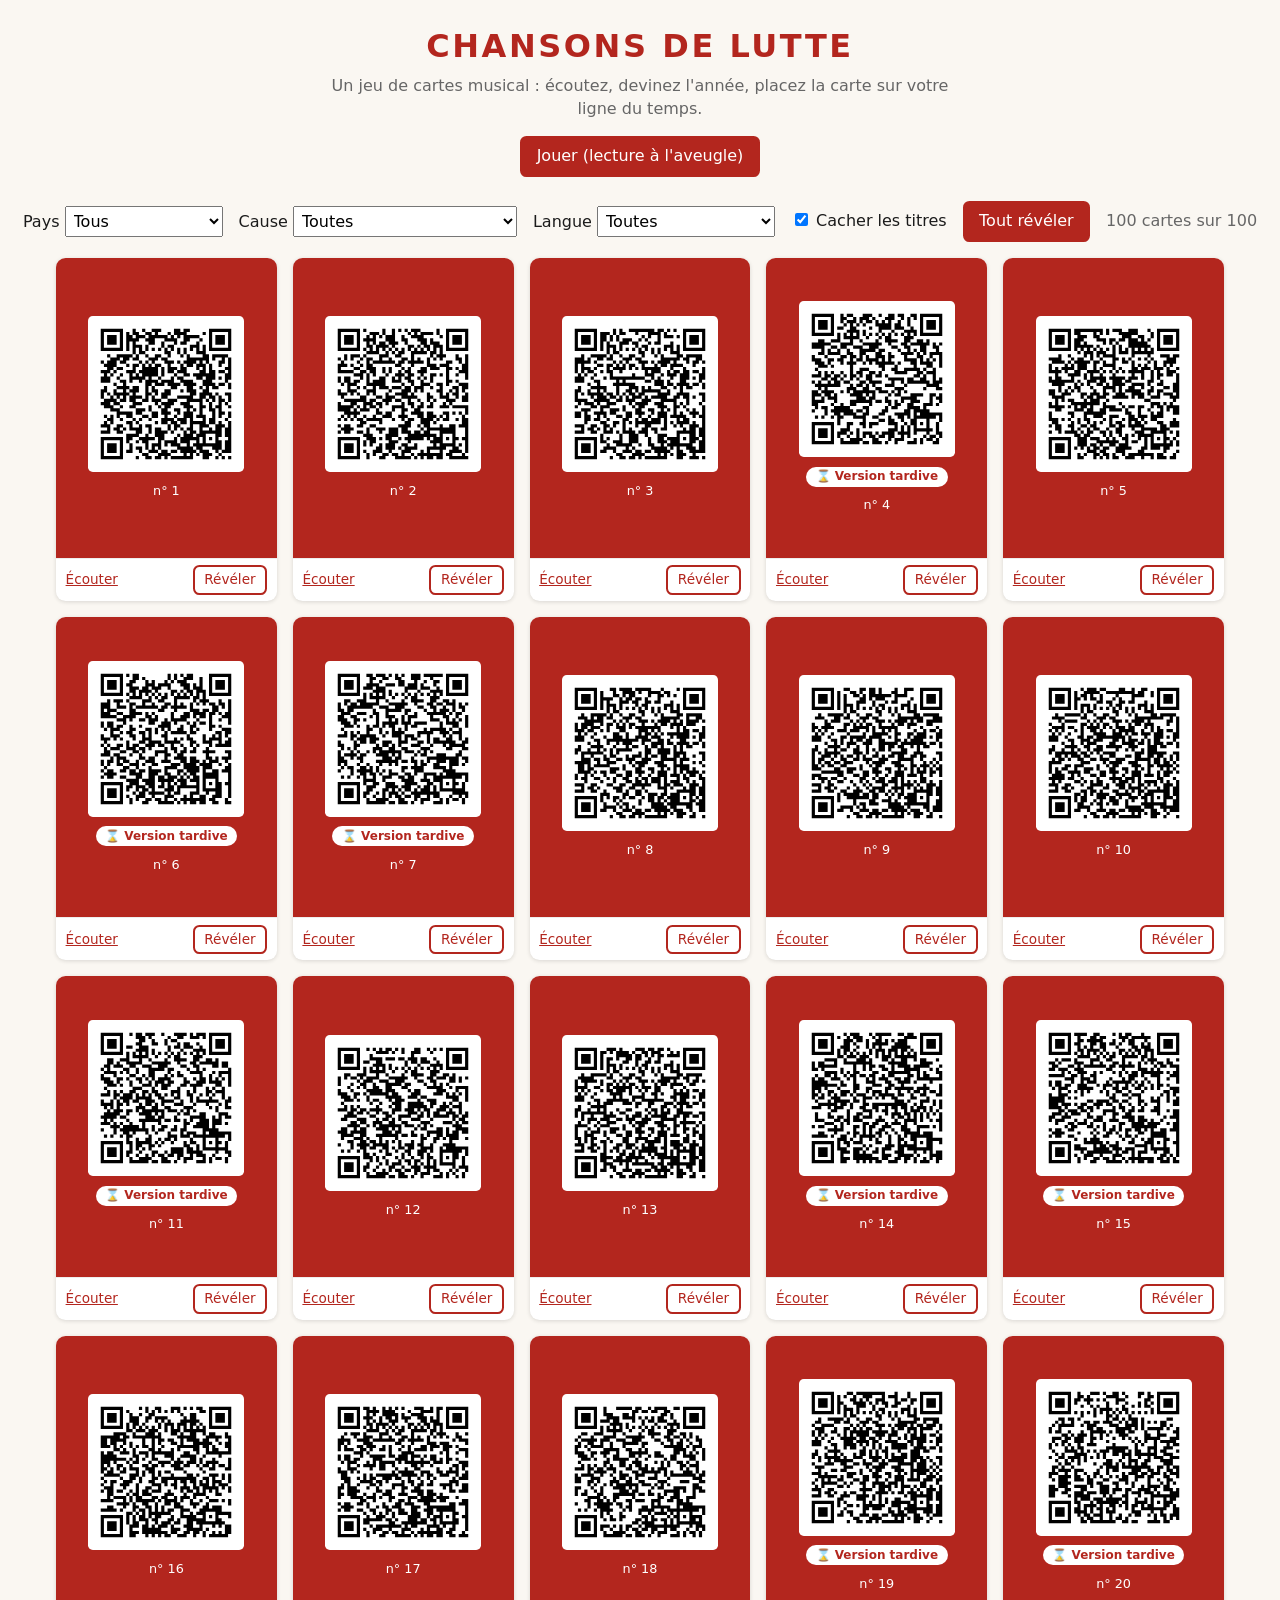
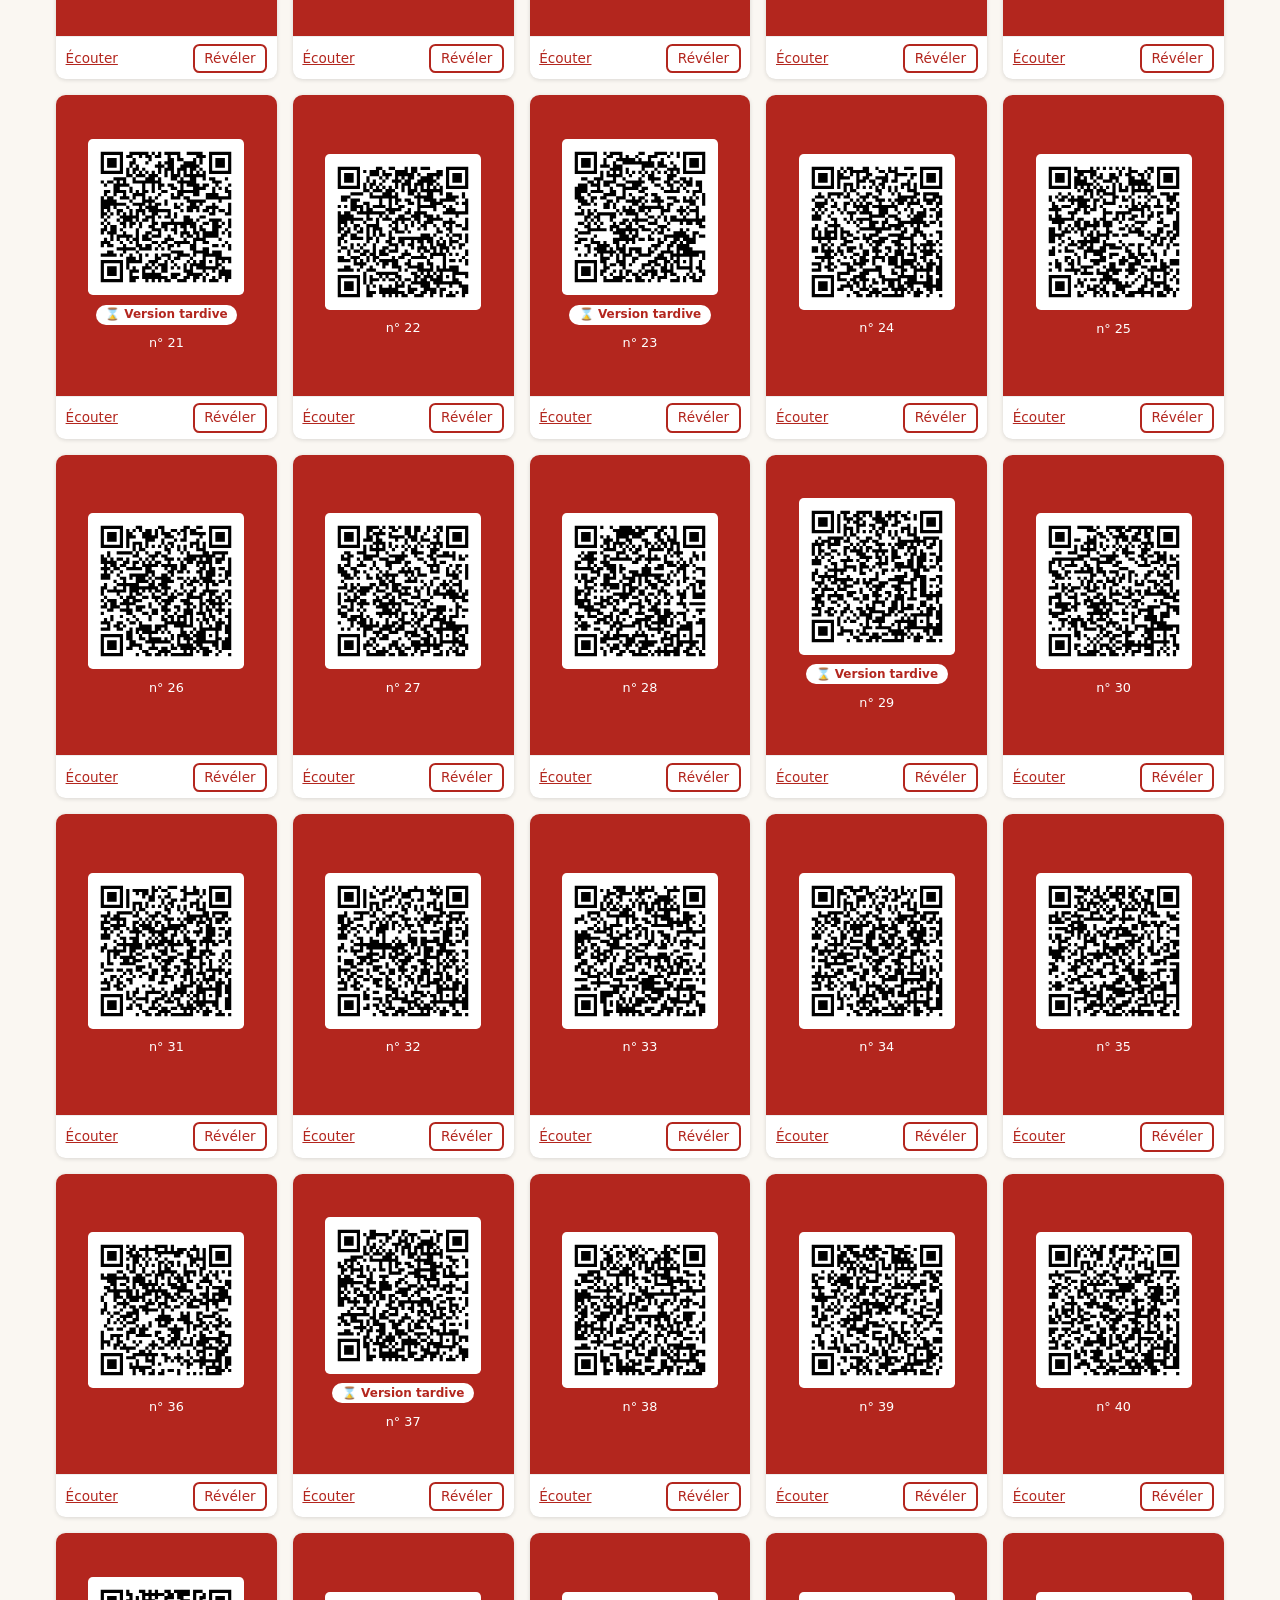
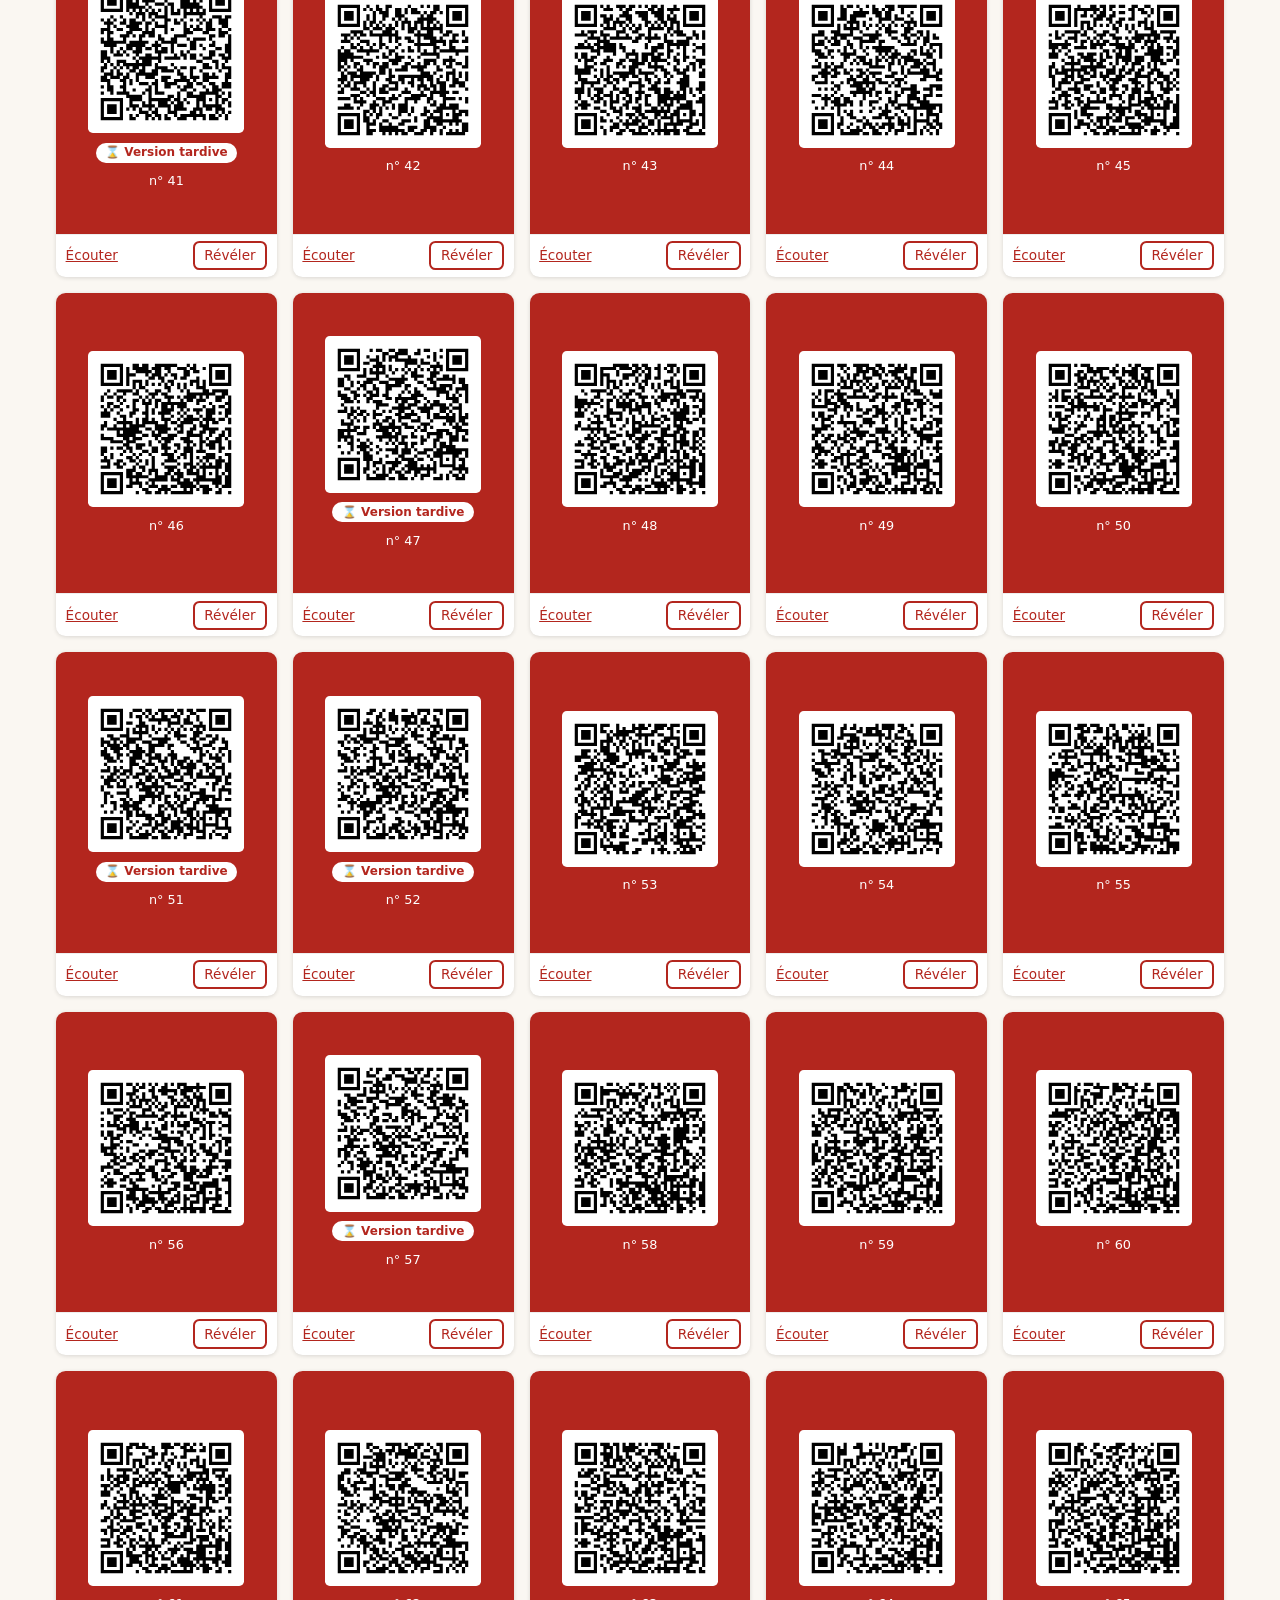
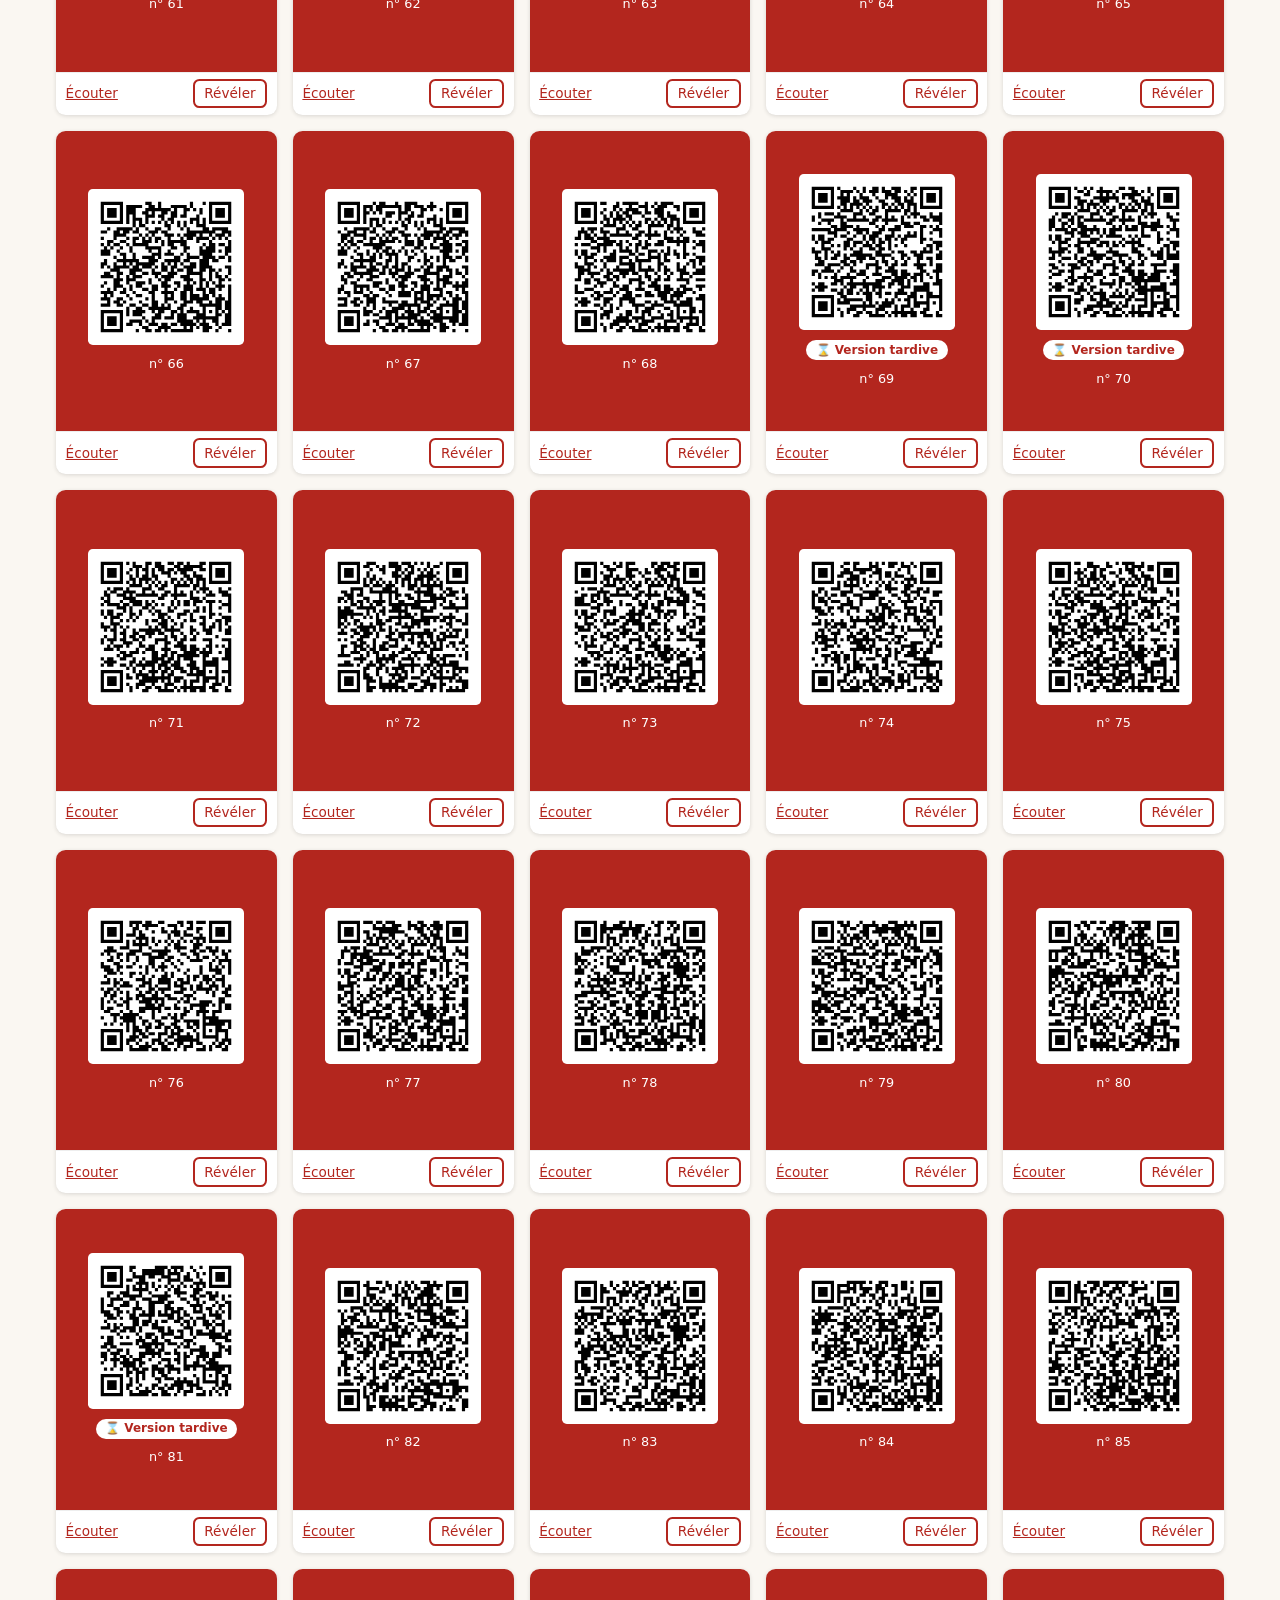
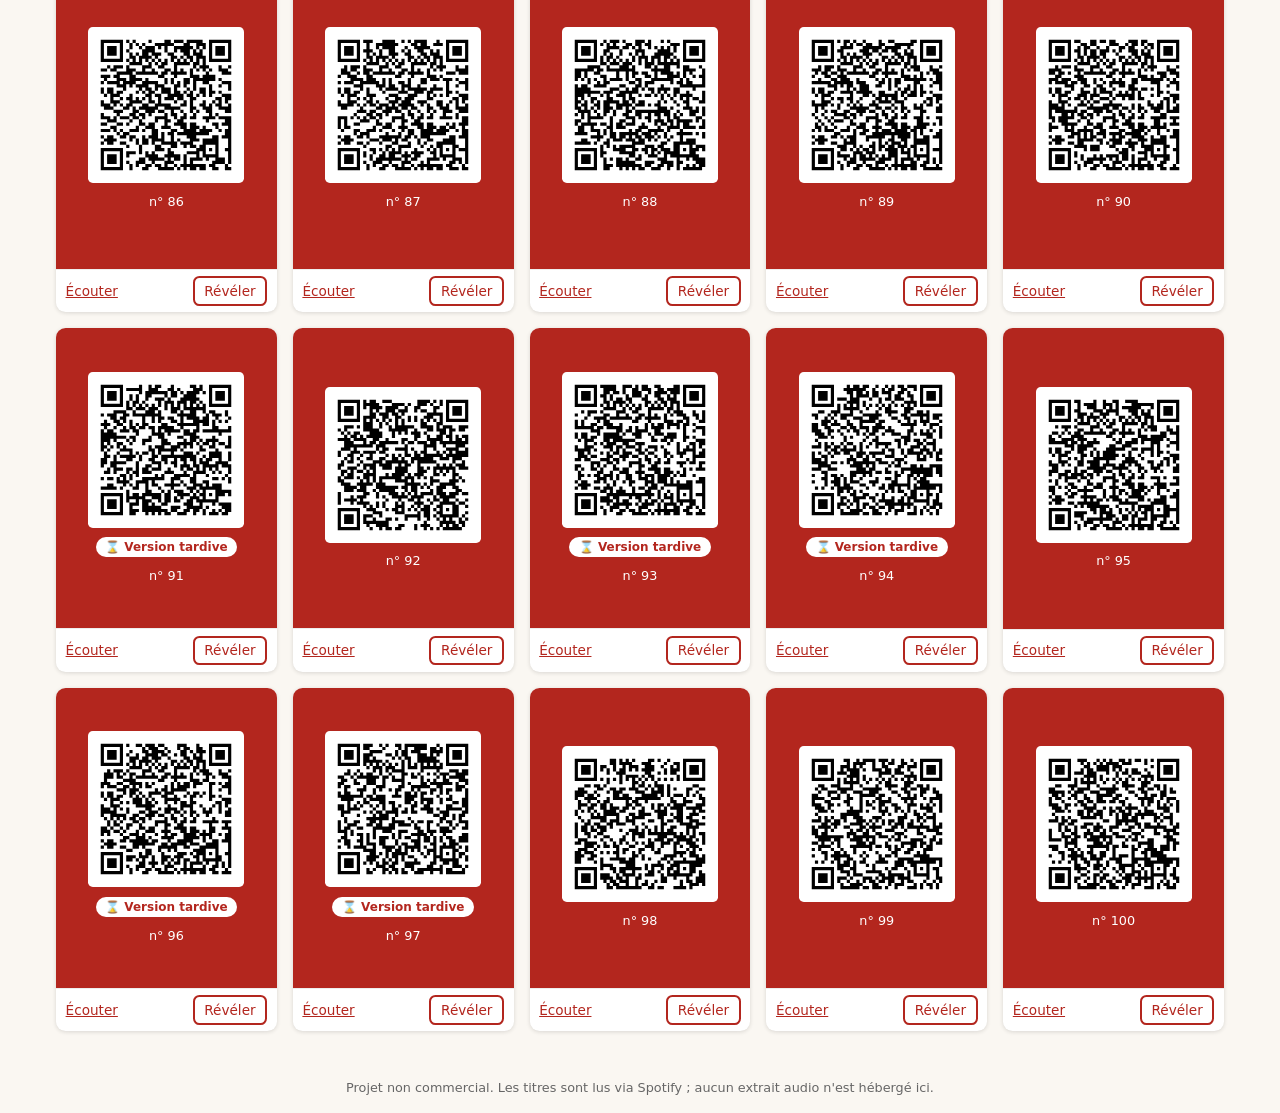
<file: chansons-de-lutte/index.html>
<!DOCTYPE html>
<html lang="fr">
<head>
<meta charset="utf-8">
<meta name="viewport" content="width=device-width, initial-scale=1">
<title>Chansons de lutte — les cartes</title>
<link rel="stylesheet" href="style.css">
</head>
<body>
<header class="entete">
  <h1>Chansons de lutte</h1>
  <p>Un jeu de cartes musical : écoutez, devinez l'année, placez la carte sur votre ligne du temps.</p>
  <nav><a href="jouer.html" class="bouton">Jouer (lecture à l'aveugle)</a></nav>
</header>

<section class="filtres" aria-label="Filtres">
  <label>Pays <select id="f-pays"><option value="">Tous</option></select></label>
  <label>Cause <select id="f-cause"><option value="">Toutes</option></select></label>
  <label>Langue <select id="f-langue"><option value="">Toutes</option></select></label>
  <label class="case"><input type="checkbox" id="f-cacher" checked> Cacher les titres</label>
  <button type="button" id="tout-reveler">Tout révéler</button>
  <span id="compte" aria-live="polite"></span>
</section>

<main id="grille" class="grille"></main>

<footer class="pied">
  Projet non commercial. Les titres sont lus via Spotify ; aucun extrait audio n'est hébergé ici.
</footer>
<script src="app.js"></script>
</body>
</html>
</file>
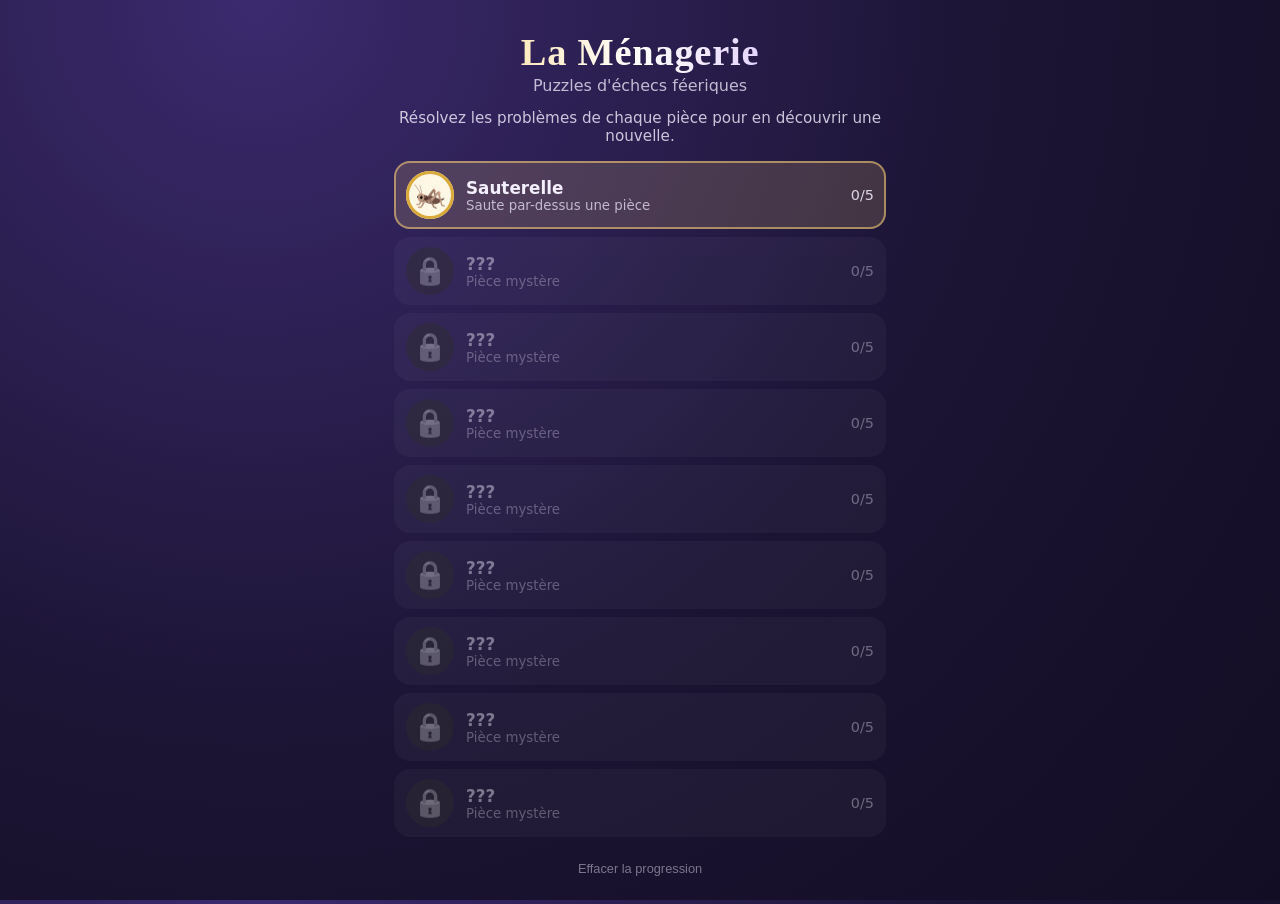
<file: echecs-feeriques/index.html>
<!DOCTYPE html>
<html lang="fr">
<head>
<meta charset="utf-8">
<meta name="viewport" content="width=device-width, initial-scale=1, viewport-fit=cover, user-scalable=no">
<meta name="theme-color" content="#1b1433">
<meta name="apple-mobile-web-app-capable" content="yes">
<meta name="mobile-web-app-capable" content="yes">
<title>La Ménagerie — puzzles d'échecs féeriques</title>
<link rel="manifest" href="manifest.webmanifest">
<link rel="icon" href="icon.svg">
<link rel="stylesheet" href="style.css">
</head>
<body>
<main id="app">

  <section id="screen-home" class="screen active">
    <header class="home-head">
      <h1>La Ménagerie</h1>
      <p class="sub">Puzzles d'échecs féeriques</p>
    </header>
    <p class="hint">Résolvez les problèmes de chaque pièce pour en découvrir une nouvelle.</p>
    <div id="chapters" class="chapters"></div>
    <button id="btn-reset" class="link">Effacer la progression</button>
  </section>

  <section id="screen-intro" class="screen">
    <header class="bar">
      <button class="icon" data-back aria-label="Retour">‹</button>
      <span id="intro-kicker">Nouvelle pièce</span>
      <span></span>
    </header>
    <div class="card intro">
      <div id="intro-icon" class="intro-icon"></div>
      <h2 id="intro-name"></h2>
      <p id="intro-rules"></p>
      <div id="intro-board" class="board small"></div>
      <p id="intro-legend" class="legend">Les points montrent les cases où elle peut aller. Touchez une case vide pour la déplacer.</p>
      <p id="intro-tip" class="tip"></p>
    </div>
    <button id="btn-intro-go" class="big">Aux problèmes</button>
  </section>

  <section id="screen-puzzle" class="screen">
    <header class="bar">
      <button class="icon" data-back aria-label="Retour">‹</button>
      <span id="pz-title"></span>
      <button class="icon" id="btn-rules" aria-label="Règles de la pièce">?</button>
    </header>
    <div id="pz-dots" class="dots"></div>
    <div class="objective">
      <b id="pz-goal"></b>
      <small>Les Blancs jouent</small>
    </div>
    <div id="board" class="board"></div>
    <p id="pz-status" class="status"></p>
    <div class="actions">
      <button id="btn-hint" class="pill">💡 Indice</button>
      <button id="btn-retry" class="pill">↺ Recommencer</button>
    </div>
    <div id="pz-done" class="done hidden">
      <p id="pz-done-text"></p>
      <button id="btn-next" class="big">Suivant</button>
    </div>
  </section>

  <div id="modal" class="modal hidden">
    <div class="card">
      <div id="modal-icon" class="intro-icon"></div>
      <h2 id="modal-title"></h2>
      <p id="modal-text"></p>
      <button id="modal-btn" class="big">OK</button>
      <button id="modal-cancel" class="pill hidden">Annuler</button>
    </div>
  </div>

</main>
<script src="engine.js"></script>
<script src="pieces.js"></script>
<script src="puzzles.js"></script>
<script src="app.js"></script>
</body>
</html>
</file>
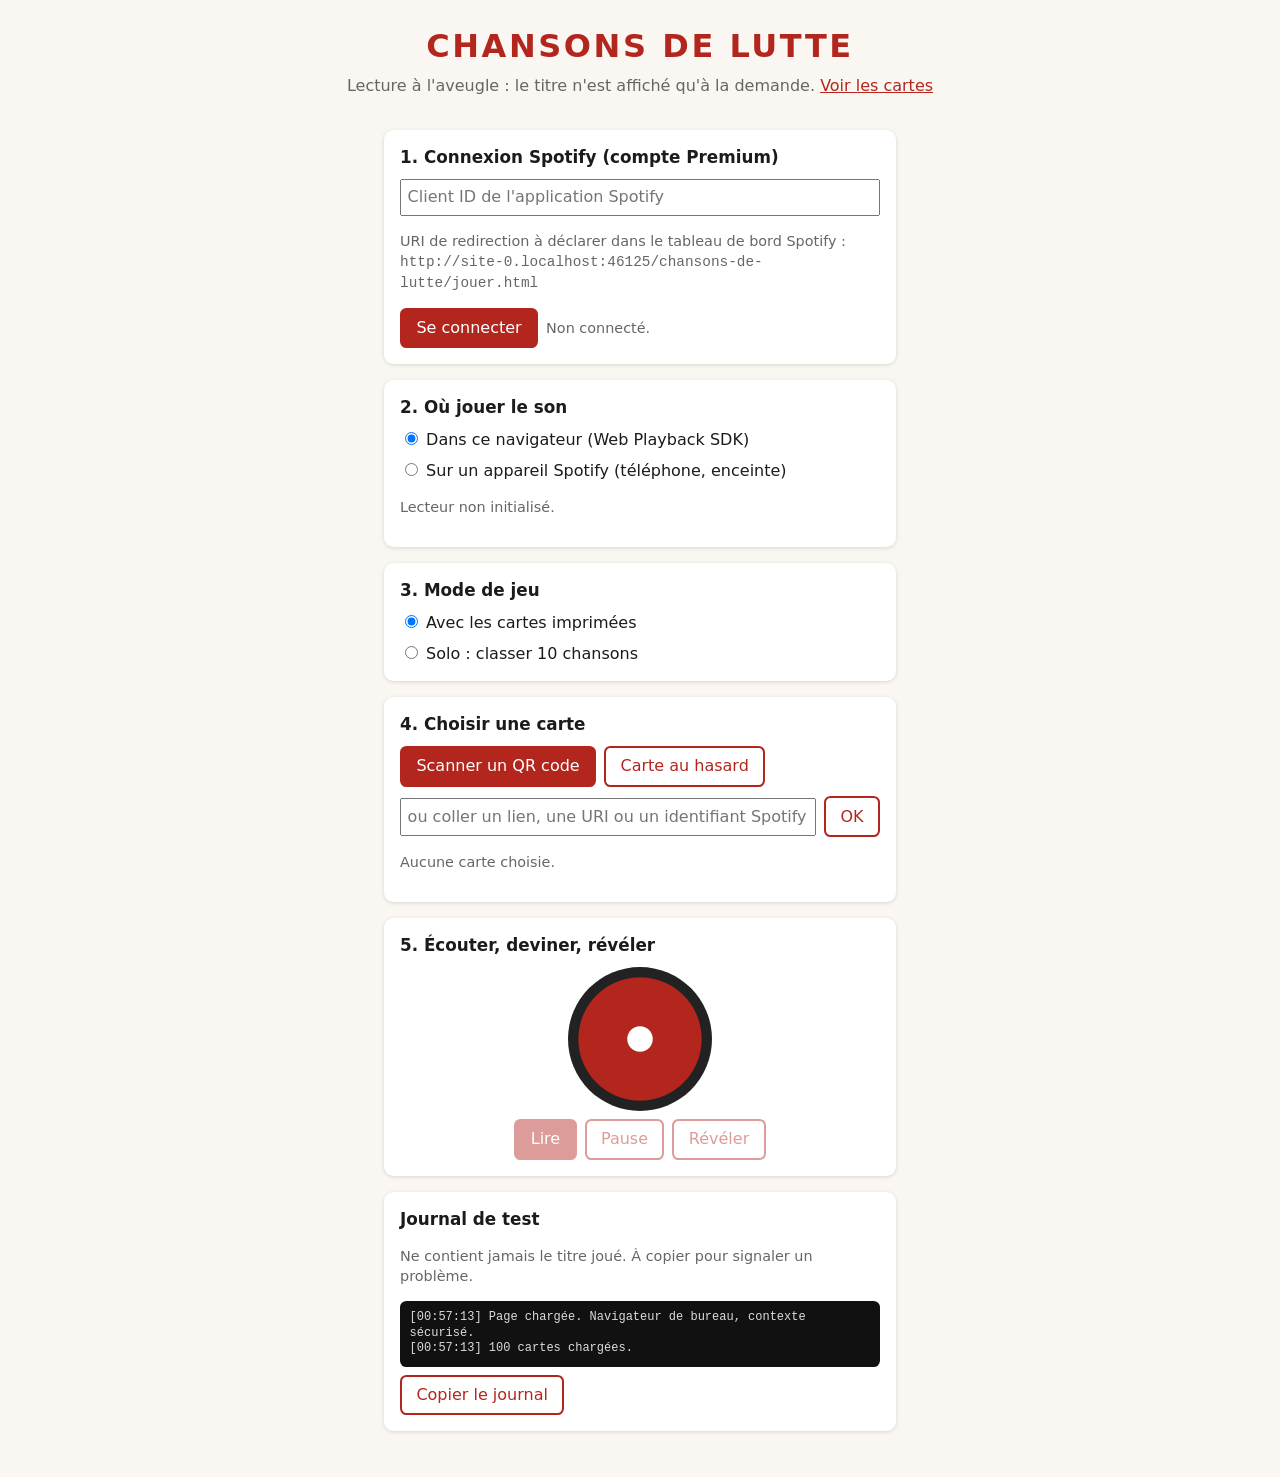
<file: chansons-de-lutte/jouer.html>
<!DOCTYPE html>
<html lang="fr">
<head>
<meta charset="utf-8">
<meta name="viewport" content="width=device-width, initial-scale=1">
<title>Chansons de lutte — jouer</title>
<link rel="stylesheet" href="style.css">
</head>
<body>
<header class="entete">
  <h1>Chansons de lutte</h1>
  <p>Lecture à l'aveugle : le titre n'est affiché qu'à la demande. <a href="./">Voir les cartes</a></p>
</header>

<main class="jeu">
  <section class="bloc" id="bloc-connexion">
    <h2>1. Connexion Spotify (compte Premium)</h2>
    <div class="ligne" id="ligne-client">
      <input type="text" id="client-id" placeholder="Client ID de l'application Spotify" autocomplete="off" spellcheck="false">
    </div>
    <p class="etat">URI de redirection à déclarer dans le tableau de bord Spotify :<br><code id="uri-redirection"></code></p>
    <div class="ligne">
      <button type="button" id="connexion">Se connecter</button>
      <button type="button" id="deconnexion" class="secondaire cache">Se déconnecter</button>
      <span class="etat" id="etat-connexion">Non connecté.</span>
    </div>
  </section>

  <section class="bloc">
    <h2>2. Où jouer le son</h2>
    <div class="ligne">
      <label><input type="radio" name="mode" value="sdk" checked> Dans ce navigateur (Web Playback SDK)</label>
      <label><input type="radio" name="mode" value="connect"> Sur un appareil Spotify (téléphone, enceinte)</label>
    </div>
    <div class="ligne" id="ligne-appareils" hidden>
      <select id="appareils"></select>
      <button type="button" id="rafraichir-appareils" class="secondaire">Actualiser</button>
    </div>
    <p class="etat" id="etat-lecteur">Lecteur non initialisé.</p>
  </section>

  <section class="bloc">
    <h2>3. Mode de jeu</h2>
    <div class="ligne">
      <label><input type="radio" name="jeu" value="cartes" checked> Avec les cartes imprimées</label>
      <label><input type="radio" name="jeu" value="solo"> Solo : classer 10 chansons</label>
    </div>
  </section>

  <div id="partie-cartes">
  <section class="bloc">
    <h2>4. Choisir une carte</h2>
    <div class="ligne">
      <button type="button" id="scanner">Scanner un QR code</button>
      <button type="button" id="hasard" class="secondaire">Carte au hasard</button>
    </div>
    <video id="video" class="cache" playsinline muted></video>
    <div class="ligne" style="margin-top:.6rem">
      <input type="text" id="saisie" placeholder="ou coller un lien, une URI ou un identifiant Spotify" spellcheck="false">
      <button type="button" id="valider" class="secondaire">OK</button>
    </div>
    <p class="etat" id="etat-carte">Aucune carte choisie.</p>
  </section>

  <section class="bloc">
    <h2>5. Écouter, deviner, révéler</h2>
    <div class="disque" id="disque" aria-hidden="true"></div>
    <p class="badge-tardive" id="tardive" hidden><strong><svg class="sablier" viewBox="0 0 24 24" fill="none" stroke="currentColor" stroke-width="2.2" stroke-linecap="round" stroke-linejoin="round" aria-hidden="true"><path d="M6 3h12M6 21h12M7 3c0 5 5 6 5 9s-5 4-5 9M17 3c0 5-5 6-5 9s5 4 5 9"/></svg> Version tardive</strong> : la chanson a été écrite au moins 20 ans avant cet enregistrement.</p>
    <div class="ligne" style="justify-content:center">
      <button type="button" id="lecture" disabled>Lire</button>
      <button type="button" id="pause" class="secondaire" disabled>Pause</button>
      <button type="button" id="reveler" class="secondaire" disabled>Révéler</button>
    </div>
    <div id="revelation" class="cache revelation"></div>
  </section>
  </div>

  <div id="partie-solo" hidden>
  <section class="bloc">
    <h2>4. Solo</h2>
    <p class="etat" id="solo-consigne">Écoutez chaque chanson et placez-la au bon endroit de votre ligne du temps. On classe l'année d'écriture de la chanson, pas celle de l'enregistrement : le sablier signale les versions enregistrées au moins 20 ans après l'écriture. Objectif : 10 chansons bien placées, avec le moins d'erreurs possible.</p>
    <div class="ligne">
      <button type="button" id="solo-nouvelle">Nouvelle partie</button>
      <span class="etat" id="solo-score"></span>
    </div>
  </section>

  <section class="bloc" id="solo-jeu" hidden>
    <div id="solo-mystere">
      <div class="disque" id="solo-disque" aria-hidden="true"></div>
      <div class="ligne" style="justify-content:center">
        <button type="button" id="solo-lecture">Lire</button>
        <button type="button" id="solo-pause" class="secondaire">Pause</button>
      </div>
      <p class="badge-tardive" id="solo-tardive" hidden><strong><svg class="sablier" viewBox="0 0 24 24" fill="none" stroke="currentColor" stroke-width="2.2" stroke-linecap="round" stroke-linejoin="round" aria-hidden="true"><path d="M6 3h12M6 21h12M7 3c0 5 5 6 5 9s-5 4-5 9M17 3c0 5-5 6-5 9s5 4 5 9"/></svg> Version tardive</strong> : la chanson a été écrite au moins 20 ans avant cet enregistrement.</p>
      <p class="etat" id="solo-aide" style="text-align:center"></p>
    </div>
    <div id="solo-resultat" class="revelation" hidden></div>
    <div class="ligne" style="justify-content:center"><button type="button" id="solo-suivante" hidden>Chanson suivante</button></div>
    <h3 class="sous-titre">Ma ligne du temps</h3>
    <ol id="solo-ligne" class="frise"></ol>
  </section>
  </div>

  <section class="bloc">
    <h2>Journal de test</h2>
    <p class="etat">Ne contient jamais le titre joué. À copier pour signaler un problème.</p>
    <div id="journal"></div>
    <div class="ligne" style="margin-top:.5rem"><button type="button" id="copier-journal" class="secondaire">Copier le journal</button></div>
  </section>
</main>

<script src="config.js"></script>
<script src="vendor/jsQR.js"></script>
<script src="jouer.js"></script>
<script src="solo.js"></script>
</body>
</html>
</file>
<file: chansons-de-lutte/style.css>
:root { --rouge: #b3261e; --fond: #faf7f2; --texte: #1b1b1b; --gris: #666; }
* { box-sizing: border-box; }
body { margin: 0; font-family: system-ui, "Noto Sans", sans-serif; background: var(--fond); color: var(--texte); line-height: 1.4; }
a { color: var(--rouge); }
.entete { padding: 1.5rem 1rem 1rem; text-align: center; }
.entete h1 { margin: 0; color: var(--rouge); text-transform: uppercase; letter-spacing: .08em; }
.entete p { margin: .4rem auto 1rem; max-width: 40rem; color: var(--gris); }
.bouton, button { font: inherit; border: 2px solid var(--rouge); background: var(--rouge); color: #fff; padding: .45rem .9rem; border-radius: .4rem; cursor: pointer; text-decoration: none; display: inline-block; }
button.secondaire, .actions button { background: #fff; color: var(--rouge); }
button:disabled { opacity: .45; cursor: default; }
.filtres { display: flex; flex-wrap: wrap; gap: .6rem 1rem; align-items: center; justify-content: center; padding: .5rem 1rem 1rem; }
.filtres select { font: inherit; padding: .25rem; max-width: 14rem; }
.case { user-select: none; }
#compte { color: var(--gris); }
.grille { display: grid; grid-template-columns: repeat(auto-fill, minmax(190px, 1fr)); gap: 1rem; padding: 0 1rem 2rem; max-width: 1200px; margin: 0 auto; }
.carte { background: #fff; border-radius: .6rem; box-shadow: 0 1px 4px #0002; display: flex; flex-direction: column; aspect-ratio: 63 / 98; overflow: hidden; }
.face { flex: 1; display: flex; flex-direction: column; align-items: center; padding: .8rem; text-align: center; min-height: 0; }
.recto { background: var(--rouge); color: #fff; justify-content: center; gap: .6rem; }
.recto img { width: 80%; height: auto; background: #fff; border-radius: .3rem; }
.num { font-size: .8rem; }
.verso .lieu { font-size: .7rem; text-transform: uppercase; letter-spacing: .05em; color: var(--gris); }
.verso .annee { font-size: 2.6rem; font-weight: 800; color: var(--rouge); line-height: 1.1; margin-top: .3rem; }
.alerte { font-size: .65rem; color: var(--rouge); border: 1px solid var(--rouge); padding: 0 .3rem; }
.verso .titre { font-weight: 700; margin-top: .5rem; overflow-wrap: anywhere; }
.verso .artistes { font-size: .85rem; color: #333; overflow-wrap: anywhere; display: -webkit-box; -webkit-line-clamp: 3; -webkit-box-orient: vertical; overflow: hidden; }
.verso .contexte { font-size: .75rem; color: #333; overflow: auto; margin: .4rem 0; }
.verso .causes { margin-top: auto; font-size: .7rem; color: var(--gris); }
.explicite { font-size: .6rem; border: 1px solid currentColor; padding: 0 .2rem; margin-left: .3rem; vertical-align: middle; }
.actions { display: flex; justify-content: space-between; align-items: center; padding: .4rem .6rem; border-top: 1px solid #eee; }
.actions button { padding: .2rem .6rem; font-size: .85rem; }
.lien { font-size: .85rem; }
.pied { text-align: center; color: var(--gris); font-size: .8rem; padding: 1rem; }

/* Page jouer.html */
.jeu { max-width: 34rem; margin: 0 auto; padding: 0 1rem 2rem; }
.bloc { background: #fff; border-radius: .6rem; box-shadow: 0 1px 4px #0002; padding: 1rem; margin-bottom: 1rem; }
.bloc h2 { margin: 0 0 .6rem; font-size: 1.05rem; }
.ligne { display: flex; flex-wrap: wrap; gap: .5rem; align-items: center; }
.ligne input[type=text] { flex: 1; min-width: 12rem; font: inherit; padding: .35rem; }
.etat { font-size: .9rem; color: var(--gris); }
.disque { width: 9rem; height: 9rem; margin: .5rem auto; border-radius: 50%; background: radial-gradient(circle, #fff 0 12%, var(--rouge) 13% 60%, #222 61%); }
.disque.tourne { animation: tourne 3s linear infinite; }
@keyframes tourne { to { transform: rotate(360deg); } }
#video { width: 100%; border-radius: .4rem; background: #000; }
#journal { font: .75rem/1.3 ui-monospace, monospace; background: #111; color: #ddd; padding: .6rem; border-radius: .4rem; max-height: 16rem; overflow: auto; white-space: pre-wrap; }
.cache, [hidden] { display: none !important; }
#revelation .annee { font-size: 2.6rem; font-weight: 800; color: var(--rouge); }

/* Fiche révélée et histoire */
.revelation { text-align: center; margin-top: .8rem; }
.revelation .annee { font-size: 2.6rem; font-weight: 800; color: var(--rouge); line-height: 1.1; }
.titre-fiche { display: block; font-size: 1.15rem; margin-top: .3rem; }
.histoire { text-align: left; margin-top: .8rem; border-top: 1px solid #eee; padding-top: .5rem; }
.histoire summary { font-weight: 700; cursor: pointer; color: var(--rouge); }
.histoire p { margin: .5rem 0; }
.alerte-texte { font-size: .8rem; color: var(--gris); font-style: italic; }
.verso details.histoire { font-size: .75rem; margin-top: .4rem; }

/* Solo */
.sous-titre { font-size: 1rem; margin: 1rem 0 .4rem; }
.verdict { font-weight: 800; font-size: 1.2rem; }
.verdict.juste { color: #1b7a34; }
.verdict.faux { color: var(--rouge); }
.verdict.fin { color: var(--texte); margin-bottom: .6rem; }
.frise { list-style: none; padding: 0; margin: 0; }
.frise li { margin: .25rem 0; }
.jalon { display: flex; gap: .7rem; align-items: baseline; background: var(--fond); border-left: 4px solid var(--rouge); padding: .35rem .6rem; border-radius: .3rem; }
.jalon.nouveau { background: #e7f5ea; border-left-color: #1b7a34; }
.annee-jalon { font-weight: 800; color: var(--rouge); min-width: 3rem; }
.titre-jalon { font-size: .9rem; }
.fente { text-align: center; }
.fente button { width: 100%; padding: .2rem; border-style: dashed; }
.carte.revelee { aspect-ratio: auto; min-height: 0; }

/* Version tardive (écriture ≥ 20 ans avant l'enregistrement) */
.sablier { width: 1.1em; height: 1.1em; vertical-align: -0.2em; }
.badge-tardive { background: #fff4e5; border: 1px solid #e0a14a; color: #6b4300; border-radius: .4rem; padding: .4rem .6rem; font-size: .9rem; margin: .5rem 0; text-align: center; }
.recto .tardive { background: #fff; color: var(--rouge); border-radius: 1rem; padding: .1rem .6rem; font-size: .75rem; font-weight: 700; }
.version { font-size: .85rem; color: var(--gris); }
</file>
<file: echecs-feeriques/style.css>
* { box-sizing: border-box; -webkit-tap-highlight-color: transparent; }
html, body { margin: 0; height: 100%; }
body {
  font-family: system-ui, -apple-system, "Segoe UI", Roboto, sans-serif;
  background: radial-gradient(circle at 20% 0%, #3b2a6e 0%, #1b1433 55%, #120d24 100%);
  color: #f4efff; user-select: none; -webkit-user-select: none; overscroll-behavior: none;
}
#app { max-width: 520px; margin: 0 auto; min-height: 100%;
  padding: max(12px, env(safe-area-inset-top)) 14px max(14px, env(safe-area-inset-bottom)); }
.screen { display: none; flex-direction: column; gap: 10px; min-height: calc(100vh - 28px); }
.screen.active { display: flex; }
.hidden { display: none !important; }

h1 { font-size: 2.4rem; margin: 18px 0 0; font-family: Georgia, "Times New Roman", serif; letter-spacing: .02em;
  background: linear-gradient(90deg, #ffd479, #fff, #c9a7ff); -webkit-background-clip: text; background-clip: text; color: transparent; }
h2 { margin: 4px 0; font-family: Georgia, serif; }
.home-head { text-align: center; }
.sub { margin: 2px 0 0; opacity: .75; }
.hint { text-align: center; opacity: .8; font-size: .95rem; margin: 4px 0 6px; }

/* Chapitres */
.chapters { display: flex; flex-direction: column; gap: 8px; }
.chapter { display: flex; align-items: center; gap: 12px; padding: 10px 12px; border-radius: 16px; border: 0;
  background: rgba(255,255,255,.08); color: inherit; text-align: left; font: inherit; cursor: pointer; touch-action: manipulation; }
.chapter:active { transform: scale(.98); }
.chapter .ic { width: 48px; height: 48px; border-radius: 50%; display: grid; place-items: center; font-size: 1.7rem;
  background: #fff7e6; box-shadow: inset 0 0 0 3px #d9a93a; flex-shrink: 0; }
.chapter .txt { flex: 1; display: flex; flex-direction: column; }
.chapter .txt b { font-size: 1.05rem; }
.chapter .txt small { opacity: .7; }
.chapter .prog { font-variant-numeric: tabular-nums; opacity: .85; font-size: .9rem; }
.chapter.done .prog { color: #7be3a1; }
.chapter.locked { opacity: .45; cursor: default; }
.chapter.locked .ic { background: #3a3157; box-shadow: none; filter: grayscale(1); }
.chapter.current { background: rgba(255,212,121,.16); box-shadow: inset 0 0 0 2px rgba(255,212,121,.55); }

button.big { border: 0; border-radius: 14px; padding: 15px 24px; font-size: 1.1rem; font-weight: 700;
  background: #ffd479; color: #1b1433; cursor: pointer; width: 100%; touch-action: manipulation; }
button.big:active { transform: scale(.97); }
button.link { background: none; border: 0; color: inherit; opacity: .45; font-size: .8rem; margin-top: auto; padding: 14px; cursor: pointer; }
button.pill { border: 0; border-radius: 999px; padding: 10px 16px; font-size: .95rem; font-weight: 600;
  background: rgba(255,255,255,.12); color: inherit; cursor: pointer; touch-action: manipulation; }
button.pill:disabled { opacity: .35; }
button.icon { width: 38px; height: 38px; border-radius: 50%; border: 0; background: rgba(255,255,255,.12); color: inherit;
  font-size: 1.4rem; line-height: 1; cursor: pointer; display: grid; place-items: center; }

.bar { display: flex; align-items: center; justify-content: space-between; gap: 8px; min-height: 40px; }
.bar > span:first-of-type { font-weight: 700; flex: 1; text-align: center; }
.bar > span:empty { width: 38px; flex: 0; }

.card { background: rgba(255,255,255,.07); border-radius: 18px; padding: 16px; text-align: center; }
.intro p { line-height: 1.45; margin: 8px 0; }
.intro-icon { width: 76px; height: 76px; margin: 0 auto; border-radius: 50%; display: grid; place-items: center; font-size: 2.8rem;
  background: #fff7e6; box-shadow: inset 0 0 0 4px #d9a93a, 0 0 30px rgba(255,212,121,.35); }
.legend { font-size: .85rem; opacity: .7; }
.tip { font-size: .9rem; color: #ffd479; }

/* Échiquier */
.board { position: relative; width: 100%; aspect-ratio: 1; border-radius: 6px; overflow: hidden;
  box-shadow: 0 10px 30px rgba(0,0,0,.45); touch-action: manipulation; }
.board.small { max-width: 300px; margin: 6px auto; }
.board .sq { position: absolute; width: 12.5%; height: 12.5%; }
.board .sq.l { background: #efe3c8; }
.board .sq.d { background: #a88bc4; }
.board .sq.last { box-shadow: inset 0 0 0 100px rgba(255,212,60,.38); }
.board .sq.sel { box-shadow: inset 0 0 0 100px rgba(90,200,120,.55); }
.board .sq.hint { animation: hintPulse .9s ease-in-out 3; }
@keyframes hintPulse { 50% { box-shadow: inset 0 0 0 100px rgba(80,170,255,.75); } }
.board .sq.check { background: radial-gradient(circle, #ff4d4d 0%, rgba(255,77,77,.6) 40%, transparent 75%); }
.board .coord { position: absolute; font-size: 9px; font-weight: 700; opacity: .65; pointer-events: none; }
.board .coord.f { right: 2px; bottom: 1px; }
.board .coord.r { left: 2px; top: 1px; }
.board .sq.l .coord { color: #8a6aa8; }
.board .sq.d .coord { color: #f6eedd; }
.board .dot { position: absolute; width: 12.5%; height: 12.5%; display: grid; place-items: center; pointer-events: none; z-index: 3; }
.board .dot::after { content: ""; width: 30%; height: 30%; border-radius: 50%; background: rgba(30,20,60,.35); }
.board .dot.cap::after { width: 86%; height: 86%; background: none; border: 4px solid rgba(30,20,60,.35); }

.pc { position: absolute; width: 12.5%; height: 12.5%; display: grid; place-items: center; z-index: 2; pointer-events: none;
  transition: left .22s ease, top .22s ease; }
.pc img { width: 100%; height: 100%; }
.pc .fairy { width: 82%; height: 82%; border-radius: 50%; display: grid; place-items: center; font-size: min(6.2vw, 30px);
  background: #fff7e6; box-shadow: inset 0 0 0 3px #d9a93a, 0 2px 4px rgba(0,0,0,.35); }
.board.small .pc .fairy { font-size: min(4vw, 18px); }
.pc.b .fairy { background: #2b2140; box-shadow: inset 0 0 0 3px #d9a93a; }
.pc.gone { opacity: 0; transition: opacity .2s; }

.dots { display: flex; justify-content: center; gap: 8px; }
.dots button { width: 30px; height: 30px; border-radius: 50%; border: 2px solid rgba(255,255,255,.25); background: none;
  color: inherit; font-size: .8rem; font-weight: 700; cursor: pointer; padding: 0; }
.dots button.solved { background: #7be3a1; border-color: #7be3a1; color: #1b1433; }
.dots button.cur { border-color: #ffd479; box-shadow: 0 0 0 2px #ffd479; }
.dots button:disabled { opacity: .3; cursor: default; }

.objective { display: flex; align-items: baseline; justify-content: center; gap: 10px; }
.objective b { font-size: 1.3rem; color: #ffd479; }
.objective small { opacity: .7; }
.status { text-align: center; min-height: 1.4em; margin: 4px 0 0; font-weight: 600; }
.status.bad { color: #ff8a8a; }
.status.good { color: #7be3a1; }
.actions { display: flex; justify-content: center; gap: 10px; }
.done { background: rgba(123,227,161,.12); border-radius: 16px; padding: 12px; text-align: center; display: flex; flex-direction: column; gap: 8px; }
.done p { margin: 0; font-size: 1.1rem; font-weight: 700; }
.board.shake { animation: shake .35s; }
@keyframes shake { 25% { transform: translateX(-6px); } 75% { transform: translateX(6px); } }

.modal { position: fixed; inset: 0; background: rgba(10,6,20,.75); display: grid; place-items: center; padding: 20px; z-index: 10;
  animation: fade .25s; }
.modal .card { max-width: 380px; width: 100%; background: #2a2047; display: flex; flex-direction: column; gap: 10px; }
.modal .card p { line-height: 1.45; margin: 0; }
@keyframes fade { from { opacity: 0; } }
</file>
